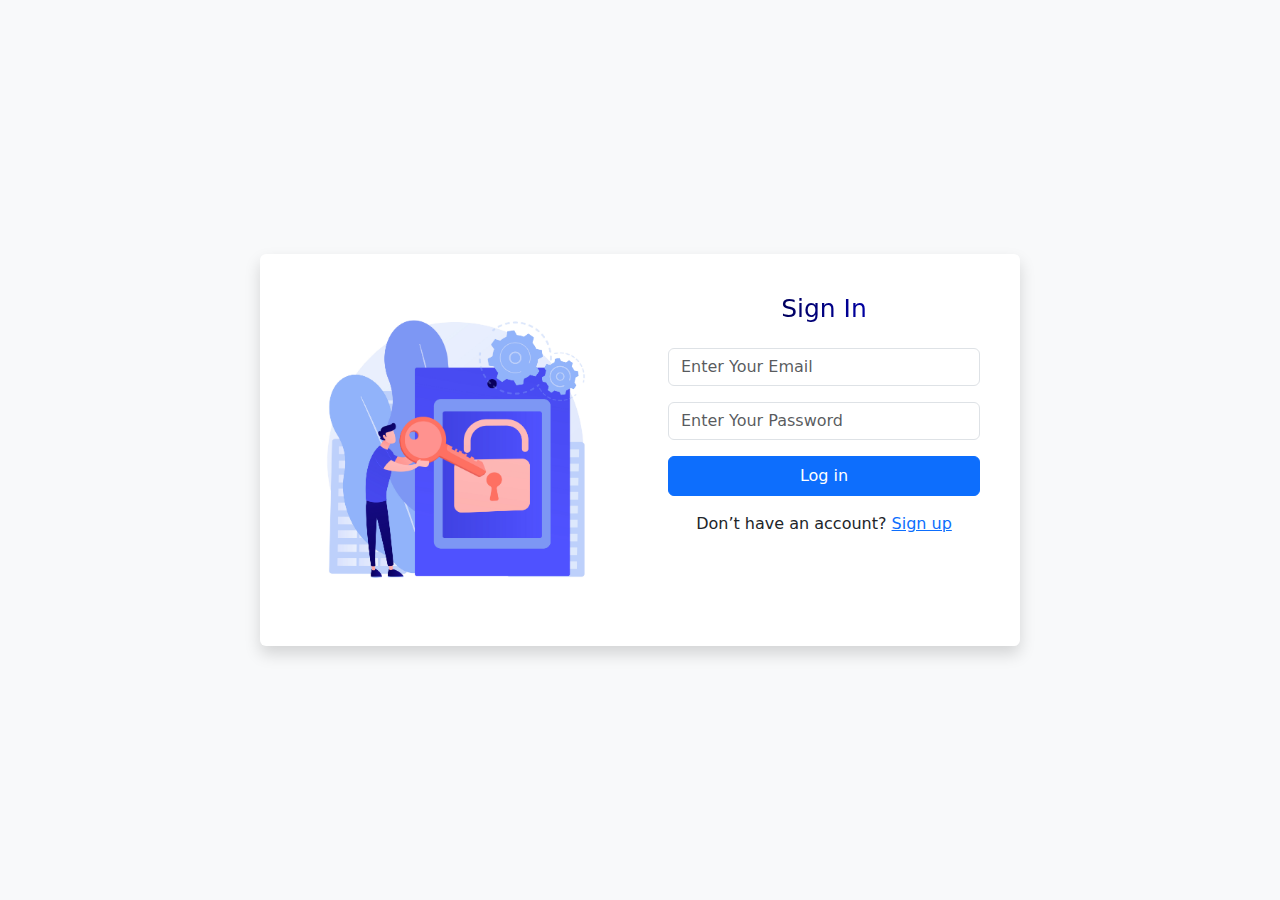
<file: index.html>
<!DOCTYPE html>
<html lang="en">
  <head>
    <meta charset="UTF-8" />
    <meta name="viewport" content="width=device-width, initial-scale=1.0" />
    <title>Smart Login</title>
    <link rel="stylesheet" href="./css/all.min.css" />
    <link rel="stylesheet" href="./css/bootstrap.min.css" />
    <link rel="stylesheet" href="./css/style.css" />
  </head>
  <body class="d-flex justify-content-center align-items-center vh-100 bg-light">
    <div class="container">
      <div class="row justify-content-center align-items-center">
        <div class="col-lg-8 col-md-10 col-sm-12 shadow rounded bg-white p-4">
          <div class="row">
            <!-- Image Column -->
            <div class="col-md-6 d-flex justify-content-center align-items-center mb-3 mb-md-0">
              <img
                src="./image/20944201.jpg"
                alt="login"
                class="img-fluid rounded"
              />
            </div>
            <!-- Form Column -->
            <div class="col-md-6">
              <div class="text-center p-3">
                <h1 class="mb-4">Sign In</h1>
                <form>
                  <div class="mb-3">
                    <input
                      type="email"
                      id="username"
                      class="form-control"
                      placeholder="Enter Your Email"
                      required
                    />
                  </div>
                  <div class="mb-3">
                    <input
                      type="password"
                      id="password"
                      class="form-control"
                      placeholder="Enter Your Password"
                      required
                    />
                  </div>
                  <div class="alert alert-danger d-none mt-3" id="login-alert"></div>
                  <button
                    type="button"
                    onclick="login()"
                    class="btn btn-primary w-100"
                  >
                    Log in
                  </button>
                </form>
                <p class="mt-3">
                  Don’t have an account? <a href="./signup.html">Sign up</a>
                </p>
              </div>
            </div>
          </div>
        </div>
      </div>
    </div>

    <script src="./js/bootstrap.bundle.min.js"></script>
    <script src="./js/index.js"></script>
  </body>
</html>
</file>
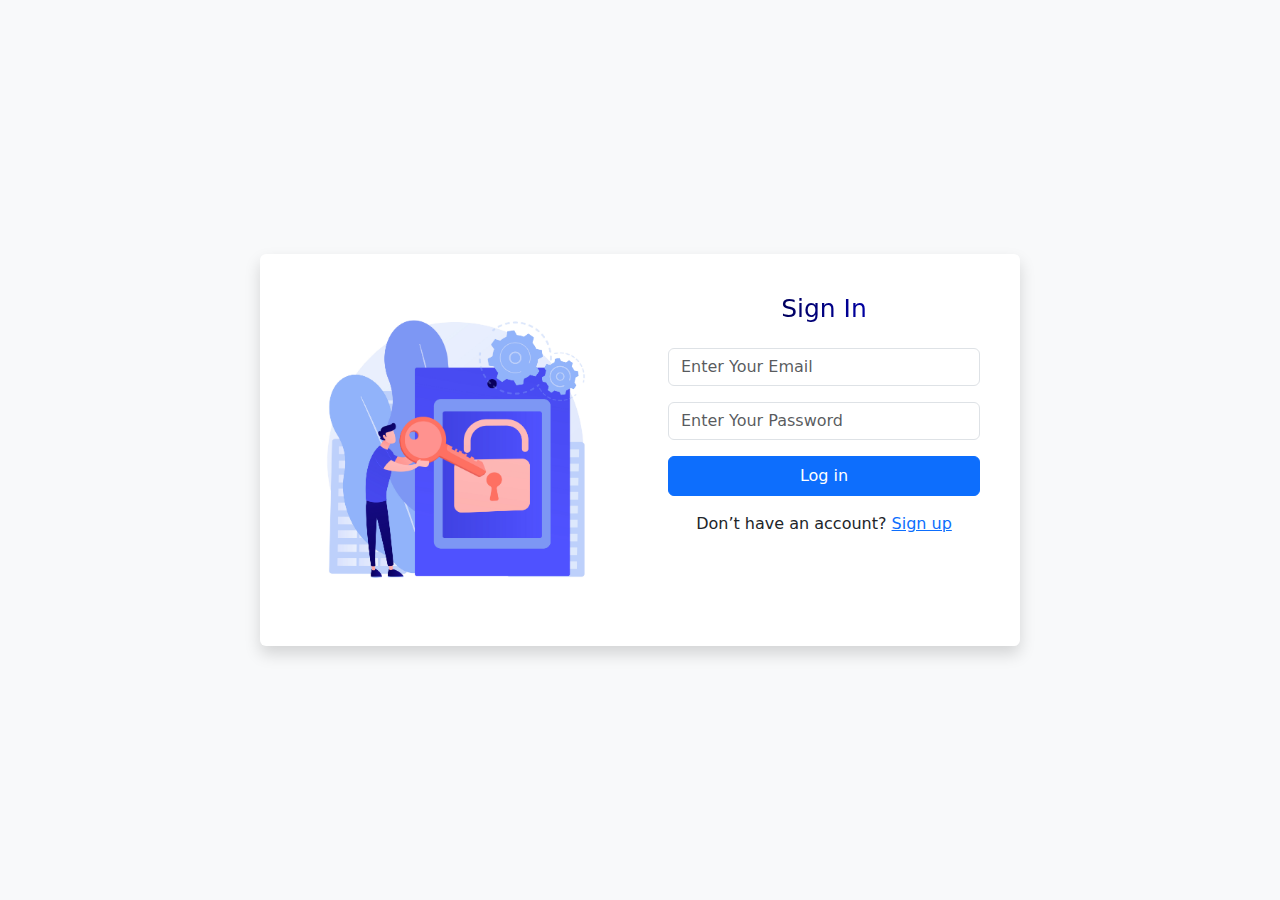
<file: home.html>
<!DOCTYPE html>
<html lang="en">
<head>
  <meta charset="UTF-8">
  <meta name="viewport" content="width=device-width, initial-scale=1.0">
  <title>Home</title>
  <link rel="stylesheet" href="./css/bootstrap.min.css">
</head>
<body>
  <div class="container mt-5 text-center">
  
    <h2 id="welcome-message"></h2>
    <button onclick="logout()" class="btn btn-danger mt-3">Logout</button>
  </div>
  <script src="./js/index.js"></script>
</body>
</html>
</file>
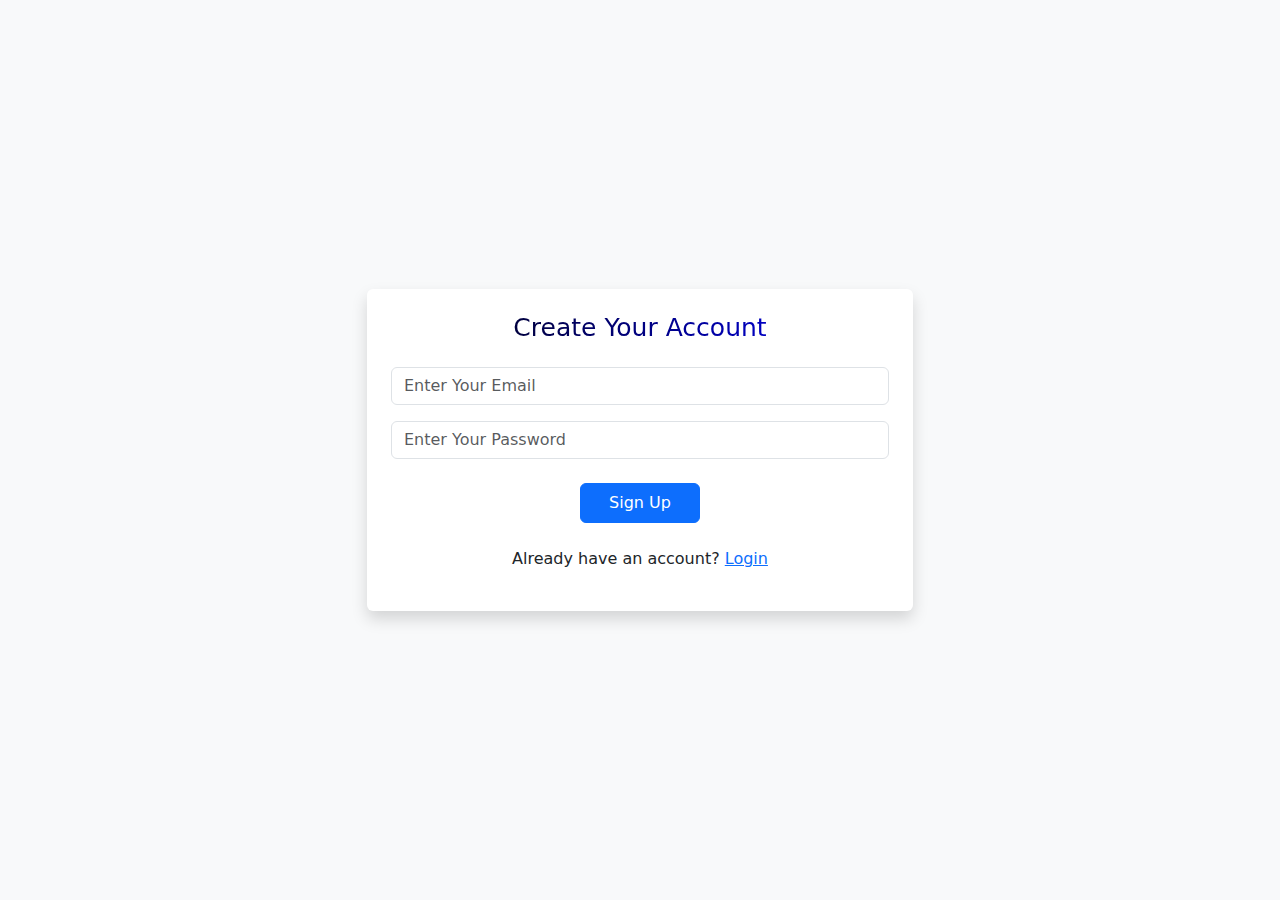
<file: signup.html>
<!DOCTYPE html>
<html lang="en">
  <head>
    <meta charset="UTF-8" />
    <meta name="viewport" content="width=device-width, initial-scale=1.0" />
    <title>Registration</title>
    <link rel="stylesheet" href="./css/all.min.css" />
    <link rel="stylesheet" href="./css/bootstrap.min.css" />
    <link rel="stylesheet" href="./css/style.css" />
  </head>
  <body class="d-flex justify-content-center align-items-center vh-100 bg-light">
    <div class="container">
      <div class="row align-items-center justify-content-center">
        <!-- Form Section -->
        <div class="col-lg-6 col-md-8 col-sm-10 col-12">
          <div class="shadow p-4 rounded bg-white">
            <h1 class="text-center mb-4">Create Your Account</h1>
            <form>
              <!-- Email Input -->
              <div class="mb-3">
                <input
                  type="email"
                  id="username"
                  class="form-control"
                  placeholder="Enter Your Email"
                  required
                />
                <div class="alert alert-danger d-none mt-2" id="email-alert"></div>
              </div>
              <!-- Password Input -->
              <div class="mb-4">
                <input
                  type="password"
                  id="password"
                  class="form-control"
                  placeholder="Enter Your Password"
                  required
                />
              </div>
              <!-- Signup Button -->
              <div class="d-grid mb-4 d-flex justify-content-center">
                <button
                  type="button"
                  onclick="register()"
                  class="btn btn-primary"
                >
                  Sign Up
                </button>
              </div>
              <!-- Login Link -->
              <p class="text-center">
                Already have an account? <a href="./index.html">Login</a>
              </p>
            </form>
          </div>
        </div>
      </div>
    </div>

    <script src="./js/bootstrap.bundle.min.js"></script>
    <script src="./js/index.js"></script>
  </body>
</html>
</file>
<file: css/style.css>
.btn{
  width: 120px;
  height: 40px;
}
h1{
  font-size: 25px;
  background-image: linear-gradient(to right, #000, blue);
  
  background-clip: text;
  color: transparent;
}
.cont{
  border: 1px solid transparent;
  border-radius: 12px;
  box-shadow: 10px 10px 10px 10px #e8f0fc;
  padding: 30px;
}
html, body {
  height: 100%;
}
</file>
